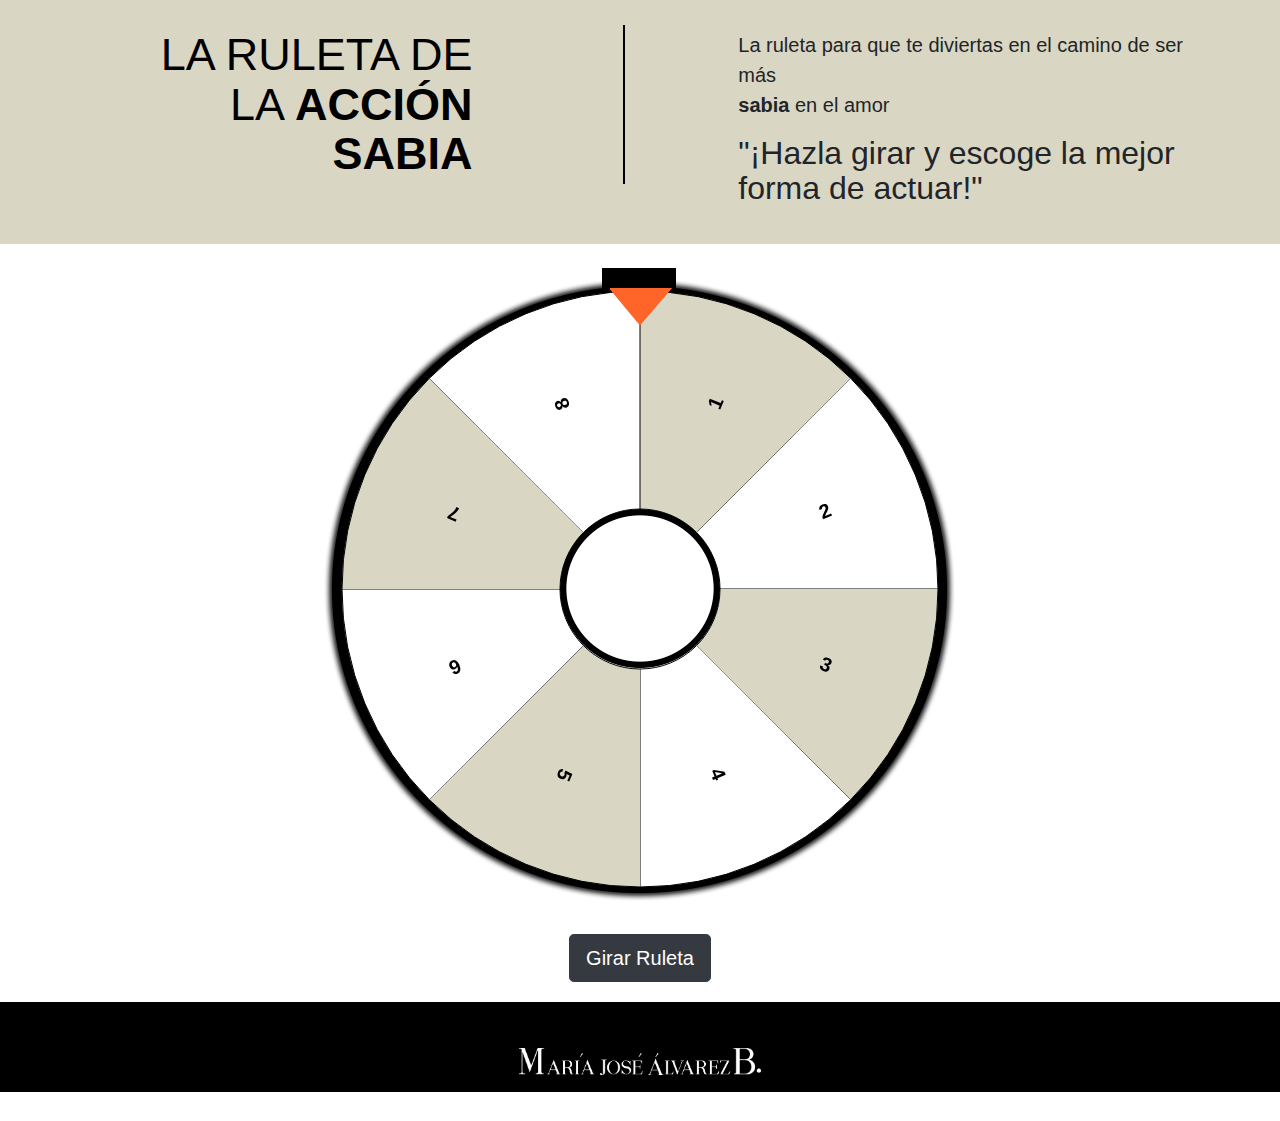
<file: index.html>
<!DOCTYPE html>
<html xmlns="http://www.w3.org/1999/xhtml">

<head runat="server">
    <!--Favicon-->
    <meta http-equiv="Content-Type" content="text/html; charset=utf-8" />
    <title>LA RULETA DE LA ACCION SABIA</title>
    <!--Ruleta-->
    <script src="js/Winwheel.min.js"></script>
    <script src="js/TweenMax.min.js"></script>
    <!--jQuery-->
    <script src="js/jquery-3.2.1.slim.min.js"></script>
    <!--Sweet Alert-->
    <link href="css/sweetalert2.css" rel="stylesheet" />
    <script src="js/sweetalert2.min.js"></script>
    <!--Bootstrap-->
    <link rel="stylesheet" href="css/bootstrap.min.css" />
    <!--Font Awesome-->
    <link rel="stylesheet" href="css/font-awesome.min.css" />
    <link rel="stylesheet" href="css/style.css" />

</head>

<body>
    <div class="header">
        <div class="row">
            <div class="col-lg-6">
                <div class="title_header" >
                    <h1>LA RULETA DE LA <strong>ACCIÓN SABIA</strong> </h1>
                </div>
            </div>
            <div class="col-lg-6" >
                <div class="text_header">
                    <p style="font-size: 20px;"> La ruleta para que te diviertas en el camino de ser más
                        <br><strong>sabia</strong> en el amor </p>
                    <h2>"¡Hazla girar y escoge la mejor forma de actuar!"</h2>
                </div>
            </div>
        </div>
    </div>
    <div id="wrapper">
        <div id="contenedor">
            <div id="contenido">
                <form id="form1" runat="server">
                    <div class="container-fluid">
                        <div class="row">
                            <div class="col-sm-12" class="align-baseline">
                                <div style="margin: 0 auto;display: inline-block;">
                                    <div id="canvasContainer">
                                        <canvas id="canvas" width="700" height="690">
                                            Canvas not supported, please user another browser.
                                        </canvas>
                                    </div>
                                    <!--Boton Girar-->
                                    <div style="text-align: center;">
                                        <input type="button" onclick="miRuleta.startAnimation();"
                                            class="btn btn-dark btn-lg" value="Girar Ruleta" />
                                    </div>
                                </div>
                            </div>
                        </div>
                    </div>
                </form>                
            </div>
        </div>
    </div>
    <div class="footer">
        <img src="src/img/Logo_M_B.png" alt="María José ÁLvarez B" style="width: 242px;" />
    </div>

    <script>
        function seleccion_1() {
            swal({
                title: '<i><font color="#000000"><h2><strong>1. ¿Qué hacer cuando no aparece? </strong></h2></font></i> ',
                imageUrl: '',
                imageWidth: 221,
                imageHeight: 137,
                imageAlt: 'Custom image',
                width: '100%',
                padding: 60,
                html: '<h3>' +
                    '<p align="justify">Todo lo que piensas que hace el otro es una película o representación interna que te haces por tus vacíos y no por las acciones de la otra persona, específicamente. Si te imaginas que está en un accidente y que por eso no ha aparecido, te pones segura de ti y actúas con sabiduría. Pero si te imaginas que te está siendo infiel, podrías terminar actuando hasta como una loca. </p>' +
                    '<p align="justify">Cuando "no aparece" es cuando pones a prueba qué tanto confías en ti y qué tanto confías en la otra persona, así que tienes 2 opciones:  </p></h3>' +

                    '<ol type="a">' +
                    '<li>Imaginarte que no aparece porque tu no eres suficiente, tan valiosa y tan importante y que por esa razón está haciendo algo "malo" o que definitivamente no vale la pena estar contigo. Es el momento para que sufras, te amargues, te alejes o en el peor de los casos, lo llames a insultar y así, alejarlo tu a él.</li>' +
                    '<li>Respirar y recordarte a ti misma la persona que eres y la razón por la que cualquiera amaría respetarte y estar contigo. Es el momento para que hagas algo que te eleve la autoestima y eso es por lo general, algo que en ese instante no tengas ganas de hacer: leer un libro, escuchar a alguien feliz, buscar un podcast, hacer tu curso online, bailar, dibujar... Lo importante es que te saques de lo fácil (celar y reclamar), y te acerques a lo que te reta que es lo que te hace más segura de ti y atrae más a la otra persona.</li>' +
                    '</ol>',
                showCloseButton: true,
                focusConfirm: false,
                confirmButtonText:
                    '<i class="fa fa-thumbs-up"></i> ¡Genial!',
                confirmButtonAriaLabel: 'Thumbs up, great!',
                confirmButtonColor: '#000000',
            })
        }
        function seleccion_2() {
            swal({
                title: '<i><font color="#000000"><h2><strong>2. ¿Qué hacer si algo me molesta?</font></strong></h2></i> ',
                imageUrl: '',
                imageWidth: 221,
                imageHeight: 137,
                imageAlt: 'Custom image',
                width: '100%',
                padding: 60,
                html: '<h3>' +
                    '<p align="justify">En el día a día van a existir mil cosas que te van a molestar no solo de tu pareja, sino de todas las personas que te rodean. Es normal que esto ocurra porque eres un ser humano y el enojo es una gran emoción para enseñarte dónde debes poner límites a los demás o a ti mismo. Para esto es importante escoger bien tus batallas y preguntarte si realmente vale la pena invertir energía  valiosa en eso que "te molesta" o si es algo que podrías utilizar para trabajarte a ti misma y crecer como novia, esposa, etc.</p>' +
                    '<p align="justify">Por eso, tienes las siguientes 2 opciones para cuando algo te moleste del otro:  </p></h3>' +

                    '<ol type="a">' +
                    '<li>Alimentar la rabia con pensamientos que la validen más. Crear una novela y un drama alrededor de la rabia y ponerte histérica con el mundo entero. Gritarle no solo a la persona con la que cogiste rabia, sino también a otros que se aparezcan en tu camino. También, podrías seguir alimentando esa rabia para estar tan brava con el mundo que dures horas sin ganas de trabajar, hacer ejercicio o dedicarte a aquello que te hace bien. </li>' +
                    '<li>Saber que tienes rabia y reconocer que te visitó a ti por algo. Tú te haces cargo de ella y la sientes. Haces una respiración profunda y te conectas con ella preguntándote: "Y, ¿si estoy equivocada?", "¿es real este sentimiento o solo estoy interpretando mal algo porque se me da la gana?"... Sientes la efervescencia del enojo y cuando ya se haya pasado, te vuelves a preguntar si vale la pena poner un límite a la otra persona: "mi amor me gustaría que esto se mejorara", o si vale la pena ponerme el límite a ti: "mi misma te amo pero a la próxima interpretemos "x" situación de mejor forma". </li>' +
                    '</ol>',
                showCloseButton: true,
                focusConfirm: false,
                confirmButtonText:
                    '<i class="fa fa-thumbs-up"></i> ¡Genial!',
                confirmButtonAriaLabel: 'Thumbs up, great!',
                confirmButtonColor: '#000000',
            })
        }
        function seleccion_3() {
            swal({
                title: '<i><font color="#000000"><h2><strong>3. ¿Qué hacer si siento que no quiere estar conmigo? </strong></h2></font></i> ',
                imageUrl: '',
                imageWidth: 221,
                imageHeight: 137,
                imageAlt: 'Custom image',
                width: '100%',
                padding: 60,
                html: '<h3>' +
                    '<p align="justify">Desde pequeñas cargamos frustración porque en muchas ocasiones no recibimos lo que esperamos, y, por lo general, creemos que eso pasa porque no somos suficientes. Cuando la realidad es que no recibir lo que esperamos simplemente nos demuestra que debemos pedir algo más grande que eso porque estamos creadas para más. Este cambio de narrativa nos permite ver que en realidad sí somos merecedoras y que sí valemos. </p>' +
                    '<p align="justify">El sentir que otra persona no quiere estar contigo es un sentir, no es una realidad. Y ese sentir tiene que ver con la narrativa anterior y no con lo que haga la otra persona. Cuando lo sientas, tienes 2 opciones:</p></h3>' +

                    '<ol type="a">' +
                    '<li>Recordar todas las veces en tu infancia y adolescencia en las que te trataron mal y sentiste que valías cero o que eres poca cosa. En ese momento podrías pedir la comida rápida más junk de tu ciudad y atiborrarte con ella sintiéndote peor. O llamar a tu amiga con la que siempre se quejan de la vida y así alimentar tus ganas de insultar al otro y desocuparte de tu vida, ocupándote de la de él</li>' +
                    '<li>Recordar todos los logros que has tenido en tu vida y las circunstancias felices de tu camino. Que hayan ocurrido cosas malas no quiere decir que toda tu historia sea mala. Lo único que quiere decir es que te has enfocado solo en lo malo, pero ahora mismo tienes la posibilidad de recordar lo simple, por ejemplo, la primera vez que te bañaste en agua de lluvia y fuiste feliz. En ese momento dedica tu energía a recordar tu valor. Ese desenfoque permitirá que instaures nuevos circuitos neuronales que te recuerden que cualquier persona ama estar contigo, solo que también debe ocuparse de sus asuntos para con toda la calma, conquistarte bien a ti.</li>' +
                    '</ol>',
                showCloseButton: true,
                focusConfirm: false,
                confirmButtonText:
                    '<i class="fa fa-thumbs-up"></i> ¡Genial!',
                confirmButtonAriaLabel: 'Thumbs up, great!',
                confirmButtonColor: '#000000',
            })
        }
        function seleccion_4() {
            swal({
                title: '<i><font color="#000000"><h2><strong>4. ¿Qué hacer cuando sus deseos no son los mismos míos? </strong></h2></font></i> ',
                imageUrl: '',
                imageWidth: 221,
                imageHeight: 137,
                imageAlt: 'Custom image',
                width: '100%',
                padding: 60,
                html: '<h3>' +
                    '<p align="justify">Lo más normal es que en una relación de pareja haya discrepancias en cuanto a lo que quiere cada uno. Esa diferencia en lugar de verse negativa, debe verse como un aspecto positivo que permite y facilita las conversaciones incómodas que son las que llevan a buenos acuerdos y relaciones sanas.</p>' +
                    '<p align="justify">Este cambio de perspectiva sobre el hecho de que los deseos no sean los mismos, te lleva a tener 2 opciones:</p></h3>' +

                    '<ol type="a">' +
                    '<li>Puedes coger rabia porque cómo es posible que tu pareja no quiera lo mismo que tú si por algo está contigo. Puedes alimentar esa rabia pensando que tu pareja vino a hacerte el mal y que el hecho de que no tengan los mismos deseos es una señal de que deben acabar la relación. Así, entrarás en una discusión que se acabará y perdonará algún día si alguno cede.</li>' +
                    '<li>Resignificas el hecho de que tu pareja, en ocasiones, no quiera lo mismo que tú. Y entiendes que esas diferencias son las que finalmente le dan vida a la relación. Una vez reconoces esto, se te hará fácil hablar en lugar de tragarte las cosas o coger rabia con la otra persona. Tendrás una conversación vulnerable diciéndo los argumentos de tu deseo con seguridad, buena voz y convicción. Y también, escucharás los argumentos de tu pareja. Verás como llegan a un acuerdo con mayor madurez y habrá crecimiento tanto dentro de ti, como en la relación.</li>' +
                    '</ol>',
                showCloseButton: true,
                focusConfirm: false,
                confirmButtonText:
                    '<i class="fa fa-thumbs-up"></i> ¡Genial!',
                confirmButtonAriaLabel: 'Thumbs up, great!',
                confirmButtonColor: '#000000',
            })
        }
        function seleccion_5() {
            swal({
                title: '<i><font color="#000000"><h2><strong>5. ¿Qué hacer si siento monotonía?</strong></h2></font></i> ',
                imageUrl: '',
                imageWidth: 221,
                imageHeight: 137,
                imageAlt: 'Custom image',
                width: '100%',
                padding: 60,
                html: '<h3>' +
                    '<p align="justify">La monotonía hace parte de la salud en la relación porque es una herramienta que permite salir de la zona de confort para elevar la vida. Esta monotonía se siente como que los días son iguales y todo el tiempo hacen lo mismo con las mismas rutinas. También se siente a nivel interno en la relación cuando tienen las mismas conversaciones, los mismos problemas, las mismas quejas, los mismos reclamos...<br>Sentir la monotonía, reconocerla y actuar a favor de ella, puede ser valioso para construir un nivel más sólido en la relación. </p>' +
                    '<p align="justify">Hay 2 opciones para cuando sientas monotonía:</p></h3>' +

                    '<ol type="a">' +
                    '<li>Meterte en la cabeza que la monotonía es lo peor y que tu relación es un desastre porque sientes monotonía. Puedes empezar a cuestionarte por qué fue que te enamoraste de tu pareja, por qué es que estás en esa relación y darte duro pensando que no tomaste una decisión sabia al meterte con esa persona. También, puedes reclamarle a tu pareja porque es la culpable de que te sientas así. </li>' +
                    '<li>Ver la monotonía como la puerta de salida de la zona de confort que permite que eleves el nivel de tu relación y de tu vida. Una vez la sientas, habla con total vulnerabilidad con tu pareja: "mi amor últimamente he sentido que estamos haciendo lo mismo, ¿qué actividad nueva nos inventamos para hacer los fines de semana juntos?", "mi amor siento que estamos peleando siempre por lo mismo. Busquemos más bien agradecer por algo bueno de la relación".</li>' +
                    '</ol>',
                showCloseButton: true,
                focusConfirm: false,
                confirmButtonText:
                    '<i class="fa fa-thumbs-up"></i> ¡Genial!',
                confirmButtonAriaLabel: 'Thumbs up, great!',
                confirmButtonColor: '#000000',
            })
        }
        function seleccion_6() {
            swal({
                title: '<i><font color="#000000"><h2><strong>6. ¿Qué hacer si siento celos? </strong></h2></font></i> ',
                imageUrl: '',
                imageWidth: 221,
                imageHeight: 137,
                imageAlt: 'Custom image',
                width: '100%',
                padding: 60,
                html: '<h3>' +
                    '<p align="justify">Los celos son normales. Los celos NO vienen de lo que la otra persona hace sino de cómo tú interpretas lo que esa persona hace. Cuando interpretas que la otra persona está haciendo algo malo o que quiere ser infiel, eso viene de una creencia tuya de que no eres suficiente o que hay algo malo en ti o que alguien puede ser mejor que tú. <br> Los celos aparecen para recordarte que debes enfocarte en reconocer tu valor y no en reclamarle lo mínimo a la otra persona. </p>' +
                    '<p align="justify">En el momento que los sientas tienes 2 opciones: </p></h3>' +

                    '<ol type="a">' +
                    '<li>Sobre alimenta los celos. Una vez los sientas, piensa en todas las veces que tu pareja ha tomado una actitud que podría validar eso que estás pensando. Piensa en todo lo feo que tienes tú a nivel físico y piensa en todas las cosas de tu vida que te hacen sentir insuficiente. Además, busca a todas las personas con las que tu pareja ha estado, compárate y siéntete tú como la peor. Luego, reclámale y aléjalo de ti.  </li>' +
                    '<li>Gira el lente. En lugar de empezar a pensar en el otro y en la posible persona con la que puede meterse, mírate y enfócate en ti. ¿Por qué si tu pareja te escogió y han pasado tan rico juntos, querría estar con alguien más?, ¿qué tiene esa persona que no tienes tú?. Recuérdate tu valor único y di a ti misma todas las cosas buenas que solo tú tienes y que en ninguna otra persona va a encontrar. En lugar de reclamarle sintiéndote peor, arréglate hermosa para ti y di a ti misma palabras llenas de amor, habla con personas que te celebren y se vulnerable. Esa energía nueva hará que tu pareja se sienta más atraída por ti. </li>' +
                    '</ol>',
                showCloseButton: true,
                focusConfirm: false,
                confirmButtonText:
                    '<i class="fa fa-thumbs-up"></i> ¡Genial!',
                confirmButtonAriaLabel: 'Thumbs up, great!',
                confirmButtonColor: '#000000',
            })
        }
        function seleccion_7() {
            swal({
                title: '<i><font color="#000000"><h2><strong>7. ¿Qué hacer si no me da mi espacio?</strong></h2></font></i> ',
                imageUrl: '',
                imageWidth: 221,
                imageHeight: 137,
                imageAlt: 'Custom image',
                width: '100%',
                padding: 60,
                html: '<h3>' +
                    '<p align="justify">Cuanto más nos enfocamos en nosotras mismas y trabajamos en nuestro interior, más empezamos a sentir que el otro quiero estar presente en nuestra vida. Es un resultado lógico y normal. Es en ese momento donde ocurre lo que por ahí dicen, "se voltea la arepa", ahora es tu pareja quien quiere pasar encima de ti todo el tiempo. Esto es normal y debe trabajarse con amor y vulnerabilidad. </p>' +
                    '<p align="justify">En ese momento tienes las siguientes 2 opciones:  </p></h3>' +

                    '<ol type="a">' +
                    '<li>Asustarte y pensar que lo dejaste de amar y que definitivamente no es el hombre o la persona para ti. Ahí entrarás a juzgar, discutir, pelear y entrar en una energía de confusión que te aleja de tu crecimiento personal, te evita que pases rico y que te enfoques en lo verdaderamente importante.   </li>' +
                    '<li>Normalizar el hecho y entender que sentir que tu pareja no te da tu espacio es un llamado para que esa persona ahora se enfoque en ella misma y en crecer interna y externamente. No es el momento para que te sientas culpable o egoísta por no querer estar con la persona, si no que al contrario, te sientas bien porque le estás dando la posibilidad de que ahora trabaje en ella misma como tu lo estás haciendo y tanto te está sirviendo. </li>' +
                    '</ol>',
                showCloseButton: true,
                focusConfirm: false,
                confirmButtonText:
                    '<i class="fa fa-thumbs-up"></i> ¡Genial!',
                confirmButtonAriaLabel: 'Thumbs up, great!',
                confirmButtonColor: '#000000',
            })
        }
        function seleccion_8() {
            swal({
                title: '<i><font color="#000000"><h2><strong>8. ¿Qué hacer si hay desacuerdos? </strong></h2></font></i> ',
                imageUrl: '',
                imageWidth: 221,
                imageHeight: 137,
                imageAlt: 'Custom image',
                width: '100%',
                padding: 60,
                html: '<h3>' +
                    '<p align="justify">En el día a día habrá desacuerdos en la relación y esto es lo más sano del mundo. Definitivamente, para tener relaciones sanas está bien tener conversaciones incómodas. Por eso, es importante cambiarle la perspectiva a los desacuerdos y en lugar de verlos como enemigos, verlos como puentes para llegar más lejos en la vida a través de la relación de pareja.</p>' +
                    '<p align="justify">Para este momento tienes 2 opciones:   </p></h3>' +

                    '<ol type="a">' +
                    '<li>Coger rabia con todas tus fuerzas internamente porque no es normal que haya desacuerdos en la relación. Puedes insultar a tu pareja porque te parece inconcebible que no piense como tú, y además, puedes entrar a ser infeliz solo por la necesidad de tener la razón. </li>' +
                    '<li>Es el momento para preguntarte, ¿prefiero tener la razón o ser feliz?. Cuando hay desacuerdos es bueno responder en lugar de reaccionar y tomar un espacio para ti una vez te moleste algo del otro. Hacer una respiración profunda y recordarte que tu pareja viene de otra educación, de otro mundo y con otros valores y que estas diferencias hacen parte de tu decisión de amar que tomaste en un momento dado. Al alejarte un momento, respirar y relajarte, podrás responder de forma elegante y hablar desde el amor</li>' +
                    '</ol>',
                showCloseButton: true,
                focusConfirm: false,
                confirmButtonText:
                    '<i class="fa fa-thumbs-up"></i> ¡Genial!',
                confirmButtonAriaLabel: 'Thumbs up, great!',
                confirmButtonColor: '#000000',
            })
        }

        <!--Ruletasegmentos-->
        var miRuleta = new Winwheel({
            'numSegments': 8, // Número de segmentos
            'outerRadius': 298, // Radio externo
            'innerRadius': 80,
            'segments': [ // Datos de los segmentos
                { 'fillStyle': '#dad6c4', 'text': '1', 'number': '1' },
                { 'fillStyle': '#ffffff', 'text': '2', 'number': '2' },
                { 'fillStyle': '#dad6c4', 'text': '3', 'number': '3' },
                { 'fillStyle': '#ffffff', 'text': '4', 'number': '4' },
                { 'fillStyle': '#dad6c4', 'text': '5', 'number': '5' },
                { 'fillStyle': '#ffffff', 'text': '6', 'number': '6' },
                { 'fillStyle': '#dad6c4', 'text': '7', 'number': '7' },
                { 'fillStyle': '#ffffff', 'text': '8', 'number': '8' },
            ],
            'animation': {
                'type': 'spinToStop', // Giro y alto
                'duration': 5, // Duración de giro
                'callbackFinished': 'Mensaje()', // Función para mostrar mensaje
                'callbackAfter': 'dibujarIndicador()' // Funciona de pintar indicador
            }
        });
        function Mensaje() {
            var SegmentoSeleccionado =
                winningSegment = miRuleta.getIndicatedSegment();
            //console.log(SegmentoSeleccionado);
            var MensajeSeleccionado = winningSegment.number;
            switch (MensajeSeleccionado) {
                case "1":
                    seleccion_1();
                    break;
                case "2":
                    seleccion_2();
                    break;
                case "3":
                    seleccion_3();
                    break;
                case "4":
                    seleccion_4();
                    break;
                case "5":
                    seleccion_5();
                    break;
                case "6":
                    seleccion_6();
                    break;
                case "7":
                    seleccion_7();
                    break;
                case "8":
                    seleccion_8();
                    break;
            }
            //Reinicio de Ruleta
            miRuleta.stopAnimation(false);
            miRuleta.rotationAngle = 0;
            miRuleta.draw();
            dibujarIndicador();
        }

        dibujarIndicador();
        function dibujarIndicador() {
            var ctx = miRuleta.ctx;
            distnaciaX = 150;
            distnaciaY = 40;
            ctx = miRuleta.ctx;
            ctx.strokeStyle = '#FF6528';
            ctx.fillStyle = '#FF6528';
            ctx.lineWidth = 2;
            ctx.beginPath();
            ctx.moveTo(distnaciaX + 170, distnaciaY + 5);
            ctx.lineTo(distnaciaX + 230, distnaciaY + 5);
            ctx.lineTo(distnaciaX + 200, distnaciaY + 40);
            ctx.lineTo(distnaciaX + 171, distnaciaY + 5);
            ctx.stroke();
            ctx.fill();
        }
    </script>
</body>

</html>
</file>
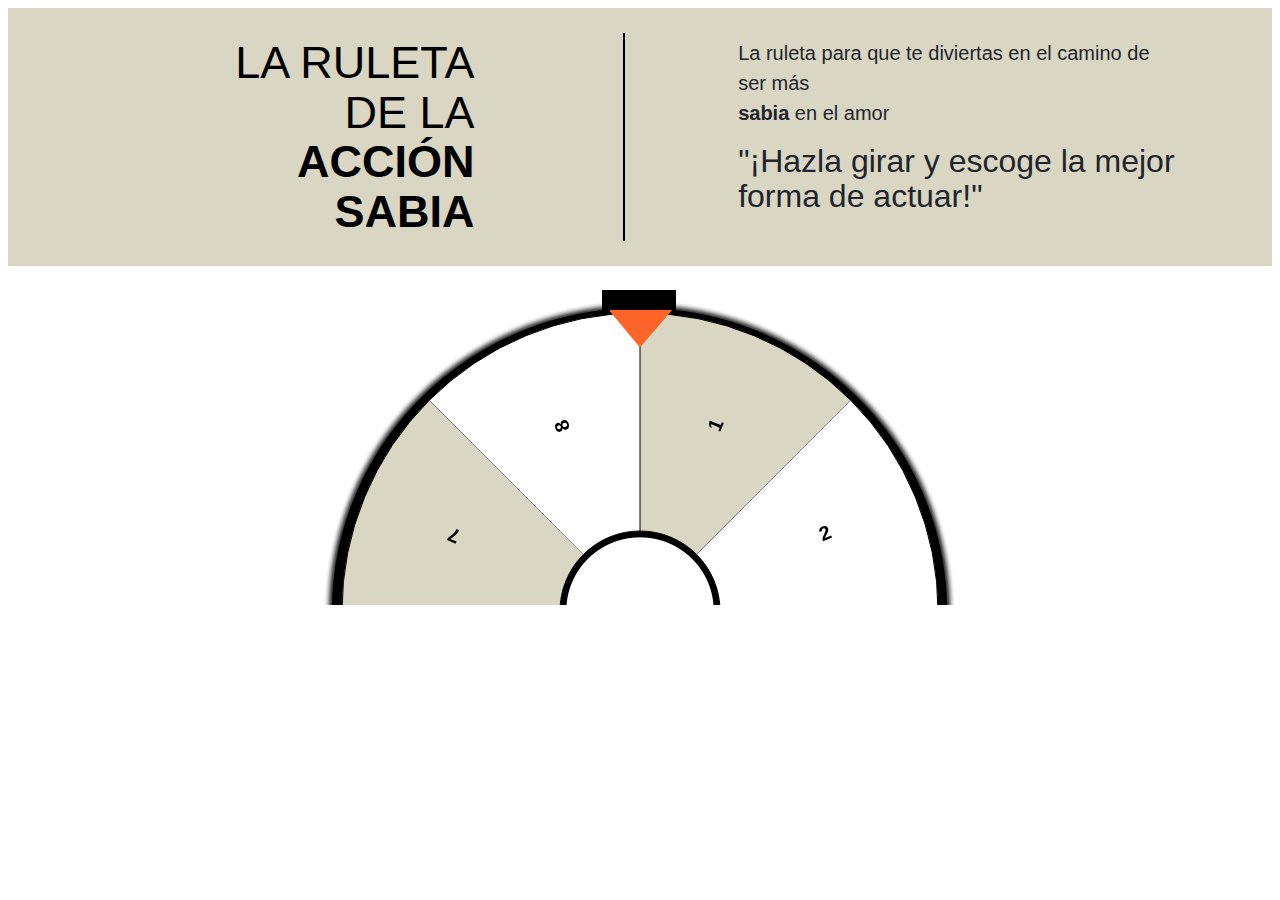
<file: iframe.html>
<!DOCTYPE html>
<html xmlns="http://www.w3.org/1999/xhtml">

<head>
    <style>
        .embed-container {
            position: relative;
            padding-bottom: 47.25%;
            height: 0;
            overflow: hidden;
        }

        .embed-container iframe {
            position: absolute;
            top: 0;
            left: 0;
            width: 100%;
            height: 100%;
        }

        /* Smartphones (portrait & landscape) 
        #Dispositivo = Mayoría de teléfonos móviles (vertical y horizontal) 
        #Resolución = B/w 320px to 479px */
        @media (min-device-width : 320px) and (max-device-width : 480px) {
            .embed-container{
                height: 424px;
            }
            
        }

        /* #Dispositivo = Tablets de baja resolución y teléfonos Móviles (horizontal) 
#Resolución = B/w 481px to 767px */
        @media (min-width: 481px) and (max-width: 767px) {
            .embed-container{
                height: 424px;
            }
        }
      

        /* Smartphones (portrait) */
        @media  (max-width : 320px) {
            .embed-container{
                height: 424px;
            }
        }

        /* iPads (portrait & landscape) */
        @media  (min-device-width : 768px) and (max-device-width : 1024px) {
            .embed-container{
                height: 424px;
            }
        }

        /* iPads (landscape) 
#Dispositivo = Tablets, Ipads (horizontal) 
#Resolución = B/w 768px to 1024px */
        @media  (min-device-width : 768px) and (max-device-width : 1024px) and (orientation : landscape) {
            .embed-container{
                height: 424px;
            }
        }

        /* iPads (portrait) 
#Dispositivo = Tablets, Ipads (vertical) 
#Resolucion = B/w 768px to 1024px */
        @media  (min-device-width : 768px) and (max-device-width : 1024px) and (orientation : portrait) {
            .embed-container{
                height: 424px;
            }
        }
    </style>
</head>

<body>
    <div class="embed-container">
        <iframe src="index.html" frameborder="0" allowfullscreen></iframe>
    </div>

</body>
</file>
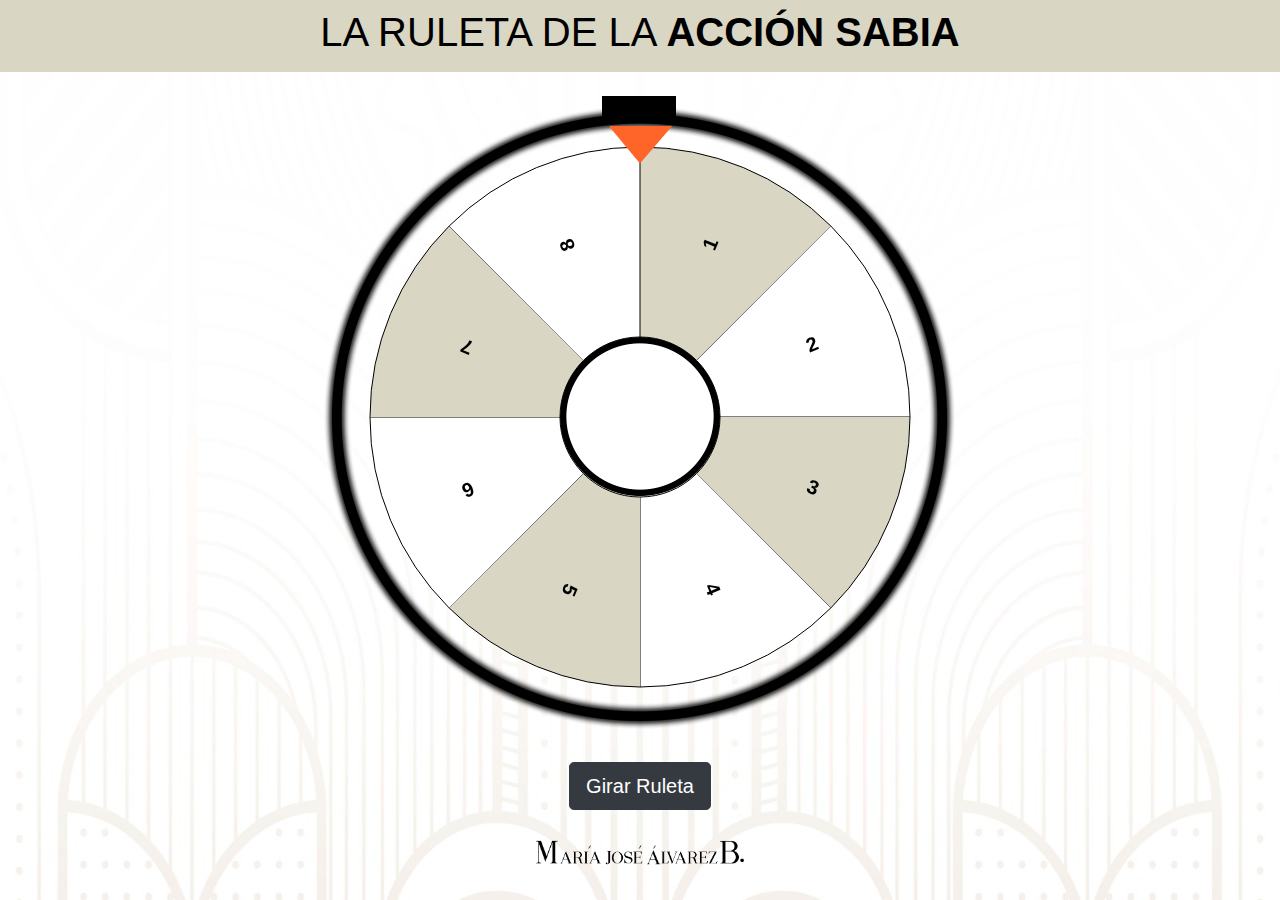
<file: index - copia.html>
<!DOCTYPE html>
<html xmlns="http://www.w3.org/1999/xhtml">

<head runat="server">
    <!--Favicon-->
    <meta http-equiv="Content-Type" content="text/html; charset=utf-8" />
    <title>LA RULETA DE LA ACCION SABIA</title>
    <!--Ruleta-->
    <script src="js/Winwheel.min.js"></script>
    <script src="js/TweenMax.min.js"></script>
    <!--jQuery-->
    <script src="js/jquery-3.2.1.slim.min.js"></script>
    <!--Sweet Alert-->
    <link href="css/sweetalert2.css" rel="stylesheet" />
    <script src="js/sweetalert2.min.js"></script>
    <!--Bootstrap-->
    <link rel="stylesheet" href="css/bootstrap.min.css" />
    <!--Font Awesome-->
    <link rel="stylesheet" href="css/font-awesome.min.css" />
    <!--Imagen de Fondo-->
    <style type="text/css">
        body {
            background-image: url("src/img/bg.jpg");
            background-repeat: no-repeat;
            background-attachment: fixed;
            background-position: center;
            background-size: 853px 480px;
            background-size: 100% 100%;
            margin: 0 auto;
            font-family: 'Cerebri Sans Book' , sans-serif;
        }

        .header {
         background-color: #dad6c4;
         padding: 10px;
        }

        #canvasContainer {
            background-image: url(src/img/rueda_logo.png);
            background-repeat: no-repeat;
            background-position: center;
            width: 700px;
            height: 690px;
            cursor: pointer;
        }

        .footer{
            text-align: center;
            margin-top: 20px;
            font-size: 28px;

        }
    </style>
</head>

<body>
    <div class="header">
        <h1 STYLE="font-size: 40px;color:#000000; text-align: center;">LA RULETA DE LA <strong>ACCIÓN SABIA</strong> </h1>
    </div>  
    <form id="form1" runat="server">              
        <div class="container-fluid">
            <div class="row">
                <div class="col-sm-12" class="align-baseline">
                    <div style="margin: 0 auto;width: 700px;">
                        <div id="canvasContainer">
                            <canvas id="canvas" width="700" height="690">
                                Canvas not supported, please user another browser.
                            </canvas>
                        </div>
                        <!--Boton Girar-->
                        <div style="text-align: center;">
                            <input type="button" onclick="miRuleta.startAnimation();"
                            class="btn btn-dark btn-lg" value="Girar Ruleta" />
                        </div>                        
                    </div>
                </div>
            </div>
        </div>
    </form>
    <div class="footer">
            <img src="src/img/Logo_M.png" alt="María José ÁLvarez B" style="width: 242px;" />
    </div>
    <script>
        function seleccion_1() {
            swal({
                title: '<i><font color="#000000"><h2><strong>Texto 1!</strong></h2></font></i> ',
                imageUrl: '',
                imageWidth: 221,
                imageHeight: 137,
                imageAlt: 'Custom image',
                width: '100%',
                padding: 60,
                html:' <h3><small><p align="justify"><br /Lorem ipsum dolor sit amet, consectetur adipiscing elit, sed do eiusmod tempor incididunt ut labore et dolore magna aliqua. <br>Ut enim ad minim veniam, quis nostrud exercitation ullamco laboris nisi ut aliquip ex ea commodo consequat. Duis aute irure dolor in reprehenderit in voluptate velit esse cillum dolore eu fugiat nulla pariatur. Excepteur sint occaecat cupidatat non proident, sunt in culpa qui officia deserunt mollit anim id est laborum<br />  <br><ul><li>Opción 1</li> <li>Opción 2</li></ul> </h3>',
                showCloseButton: true,
                focusConfirm: false,
                confirmButtonText:
                    '<i class="fa fa-thumbs-up"></i> ¡Genial!',
                confirmButtonAriaLabel: 'Thumbs up, great!',
                confirmButtonColor: '#000000',
            })
        }
        function seleccion_2() {
            swal({
                title: '<i><font color="#000000"><h2><strong>¡Texto 2!</font></strong></h2></i> ',
                imageUrl: '',
                imageWidth: 221,
                imageHeight: 137,
                imageAlt: 'Custom image',
                width: '100%',
                padding: 60,
                html:' <h3><small><p align="justify"><br /Lorem ipsum dolor sit amet, consectetur adipiscing elit, sed do eiusmod tempor incididunt ut labore et dolore magna aliqua. <br>Ut enim ad minim veniam, quis nostrud exercitation ullamco laboris nisi ut aliquip ex ea commodo consequat. Duis aute irure dolor in reprehenderit in voluptate velit esse cillum dolore eu fugiat nulla pariatur. Excepteur sint occaecat cupidatat non proident, sunt in culpa qui officia deserunt mollit anim id est laborum<br />  <br><ul><li>Opción 1</li> <li>Opción 2</li></ul> </h3>',
                showCloseButton: true,
                focusConfirm: false,
                confirmButtonText:
                    '<i class="fa fa-thumbs-up"></i> ¡Genial!',
                confirmButtonAriaLabel: 'Thumbs up, great!',
                confirmButtonColor: '#000000',
            })
        }
        function seleccion_3() {
            swal({
                title: '<i><font color="#000000"><h2><strong>¡Texto 3!</strong></h2></font></i> ',
                imageUrl: '',
                imageWidth: 221,
                imageHeight: 137,
                imageAlt: 'Custom image',
                width: '100%',
                padding: 60,
                html:' <h3><small><p align="justify"><br /Lorem ipsum dolor sit amet, consectetur adipiscing elit, sed do eiusmod tempor incididunt ut labore et dolore magna aliqua. <br>Ut enim ad minim veniam, quis nostrud exercitation ullamco laboris nisi ut aliquip ex ea commodo consequat. Duis aute irure dolor in reprehenderit in voluptate velit esse cillum dolore eu fugiat nulla pariatur. Excepteur sint occaecat cupidatat non proident, sunt in culpa qui officia deserunt mollit anim id est laborum<br />  <br><ul><li>Opción 1</li> <li>Opción 2</li></ul> </h3>',
                showCloseButton: true,
                focusConfirm: false,
                confirmButtonText:
                    '<i class="fa fa-thumbs-up"></i> ¡Genial!',
                confirmButtonAriaLabel: 'Thumbs up, great!',
                confirmButtonColor: '#000000',
            })
        }
        function seleccion_4() {
            swal({
                title: '<i><font color="#000000"><h2><strong>¡Texto 4!</strong></h2></font></i> ',
                imageUrl: '',
                imageWidth: 221,
                imageHeight: 137,
                imageAlt: 'Custom image',
                width: '100%',
                padding: 60,
                html:' <h3><small><p align="justify"><br /Lorem ipsum dolor sit amet, consectetur adipiscing elit, sed do eiusmod tempor incididunt ut labore et dolore magna aliqua. <br>Ut enim ad minim veniam, quis nostrud exercitation ullamco laboris nisi ut aliquip ex ea commodo consequat. Duis aute irure dolor in reprehenderit in voluptate velit esse cillum dolore eu fugiat nulla pariatur. Excepteur sint occaecat cupidatat non proident, sunt in culpa qui officia deserunt mollit anim id est laborum<br />  <br><ul><li>Opción 1</li> <li>Opción 2</li></ul> </h3>',
                showCloseButton: true,
                focusConfirm: false,
                confirmButtonText:
                    '<i class="fa fa-thumbs-up"></i> ¡Genial!',
                confirmButtonAriaLabel: 'Thumbs up, great!',
                confirmButtonColor: '#000000',
            })
        }
        function seleccion_5() {
            swal({
                title: '<i><font color="#000000"><h2><strong>¡Texto 5!</strong></h2></font></i> ',
                imageUrl: '',
                imageWidth: 221,
                imageHeight: 137,
                imageAlt: 'Custom image',
                width: '100%',
                padding: 60,
                html:' <h3><small><p align="justify"><br /Lorem ipsum dolor sit amet, consectetur adipiscing elit, sed do eiusmod tempor incididunt ut labore et dolore magna aliqua. <br>Ut enim ad minim veniam, quis nostrud exercitation ullamco laboris nisi ut aliquip ex ea commodo consequat. Duis aute irure dolor in reprehenderit in voluptate velit esse cillum dolore eu fugiat nulla pariatur. Excepteur sint occaecat cupidatat non proident, sunt in culpa qui officia deserunt mollit anim id est laborum<br />  <br><ul><li>Opción 1</li> <li>Opción 2</li></ul> </h3>',
                showCloseButton: true,
                focusConfirm: false,
                confirmButtonText:
                    '<i class="fa fa-thumbs-up"></i> ¡Genial!',
                confirmButtonAriaLabel: 'Thumbs up, great!',
                confirmButtonColor: '#000000',
            })
        }
        function seleccion_6() {
            swal({
                title: '<i><font color="#000000"><h2><strong>¡Texto 6!</strong></h2></font></i> ',
                imageUrl: '',
                imageWidth: 221,
                imageHeight: 137,
                imageAlt: 'Custom image',
                width: '100%',
                padding: 60,
                html:' <h3><small><p align="justify"><br /Lorem ipsum dolor sit amet, consectetur adipiscing elit, sed do eiusmod tempor incididunt ut labore et dolore magna aliqua. <br>Ut enim ad minim veniam, quis nostrud exercitation ullamco laboris nisi ut aliquip ex ea commodo consequat. Duis aute irure dolor in reprehenderit in voluptate velit esse cillum dolore eu fugiat nulla pariatur. Excepteur sint occaecat cupidatat non proident, sunt in culpa qui officia deserunt mollit anim id est laborum<br />  <br><ul><li>Opción 1</li> <li>Opción 2</li></ul> </h3>',
                showCloseButton: true,
                focusConfirm: false,
                confirmButtonText:
                    '<i class="fa fa-thumbs-up"></i> ¡Genial!',
                confirmButtonAriaLabel: 'Thumbs up, great!',
                confirmButtonColor: '#000000',
            })
        }
        function seleccion_7() {
            swal({
                title: '<i><font color="#000000"><h2><strong>¡Texto 7!</strong></h2></font></i> ',
                imageUrl: '',
                imageWidth: 221,
                imageHeight: 137,
                imageAlt: 'Custom image',
                width: '100%',
                padding: 60,
                html:' <h3><small><p align="justify"><br /Lorem ipsum dolor sit amet, consectetur adipiscing elit, sed do eiusmod tempor incididunt ut labore et dolore magna aliqua. <br>Ut enim ad minim veniam, quis nostrud exercitation ullamco laboris nisi ut aliquip ex ea commodo consequat. Duis aute irure dolor in reprehenderit in voluptate velit esse cillum dolore eu fugiat nulla pariatur. Excepteur sint occaecat cupidatat non proident, sunt in culpa qui officia deserunt mollit anim id est laborum<br />  <br><ul><li>Opción 1</li> <li>Opción 2</li></ul> </h3>',
                showCloseButton: true,
                focusConfirm: false,
                confirmButtonText:
                    '<i class="fa fa-thumbs-up"></i> ¡Genial!',
                confirmButtonAriaLabel: 'Thumbs up, great!',
                confirmButtonColor: '#000000',
            })
        }
        function seleccion_8() {
            swal({
                title: '<i><font color="#000000"><h2><strong>¡Texto 8!</strong></h2></font></i> ',
                imageUrl: '',
                imageWidth: 221,
                imageHeight: 137,
                imageAlt: 'Custom image',
                width: '100%',
                padding: 60,
                html:' <h3><small><p align="justify"><br /Lorem ipsum dolor sit amet, consectetur adipiscing elit, sed do eiusmod tempor incididunt ut labore et dolore magna aliqua. <br>Ut enim ad minim veniam, quis nostrud exercitation ullamco laboris nisi ut aliquip ex ea commodo consequat. Duis aute irure dolor in reprehenderit in voluptate velit esse cillum dolore eu fugiat nulla pariatur. Excepteur sint occaecat cupidatat non proident, sunt in culpa qui officia deserunt mollit anim id est laborum<br />  <br><ul><li>Opción 1</li> <li>Opción 2</li></ul> </h3>',
                showCloseButton: true,
                focusConfirm: false,
                confirmButtonText:
                    '<i class="fa fa-thumbs-up"></i> ¡Genial!',
                confirmButtonAriaLabel: 'Thumbs up, great!',
                confirmButtonColor: '#000000',
            })
        }
       
        <!--Ruletasegmentos-->
        var miRuleta = new Winwheel({
            'numSegments': 8, // Número de segmentos
            'outerRadius': 270, // Radio externo
            'innerRadius': 80,
            'segments': [ // Datos de los segmentos
                { 'fillStyle': '#dad6c4', 'text': '1', 'number': '1' },
                { 'fillStyle': '#ffffff', 'text': '2', 'number': '2' },
                { 'fillStyle': '#dad6c4', 'text': '3', 'number': '3' },
                { 'fillStyle': '#ffffff', 'text': '4', 'number': '4' },
                { 'fillStyle': '#dad6c4', 'text': '5', 'number': '5' },
                { 'fillStyle': '#ffffff', 'text': '6', 'number': '6' },
                { 'fillStyle': '#dad6c4', 'text': '7', 'number': '7' },
                { 'fillStyle': '#ffffff', 'text': '8', 'number': '8' },
            ],
            'animation': {
                'type': 'spinToStop', // Giro y alto
                'duration': 6, // Duración de giro
                'callbackFinished': 'Mensaje()', // Función para mostrar mensaje
                'callbackAfter': 'dibujarIndicador()' // Funciona de pintar indicador
            }
        });
        function Mensaje() {
            var SegmentoSeleccionado =
                winningSegment = miRuleta.getIndicatedSegment();
                //console.log(SegmentoSeleccionado);
            var MensajeSeleccionado = winningSegment.number;
            switch (MensajeSeleccionado) {
                case "1":
                    seleccion_1();
                    break;
                case "2":
                    seleccion_2();
                    break;
                case "3":
                    seleccion_3();
                    break;
                case "4":
                    seleccion_4();
                    break;
                case "5":
                    seleccion_5();
                    break;
                case "6":
                    seleccion_6();
                    break;
                case "7":
                    seleccion_7();
                    break;
                case "8":
                    seleccion_8();
                    break;
            }
            //Reinicio de Ruleta
            miRuleta.stopAnimation(false);
            miRuleta.rotationAngle = 0;
            miRuleta.draw();
            dibujarIndicador();
        }

        dibujarIndicador();
        function dibujarIndicador() {
            var ctx = miRuleta.ctx;
            distnaciaX = 150;
            distnaciaY = 50;
            ctx = miRuleta.ctx;
            ctx.strokeStyle = '#FF6528';
            ctx.fillStyle = '#FF6528';
            ctx.lineWidth = 2;
            ctx.beginPath();
            ctx.moveTo(distnaciaX + 170, distnaciaY + 5);
            ctx.lineTo(distnaciaX + 230, distnaciaY + 5);
            ctx.lineTo(distnaciaX + 200, distnaciaY + 40);
            ctx.lineTo(distnaciaX + 171, distnaciaY + 5);
            ctx.stroke();
            ctx.fill();
        }
    </script>
</body>

</html>
</file>
<file: css/sweetalert2.css>
body.swal2-shown {
  overflow-y: hidden; }

body.swal2-iosfix {
  position: fixed;
  left: 0;
  right: 0; }

.swal2-container {
  display: -webkit-box;
  display: -ms-flexbox;
  display: flex;
  -webkit-box-orient: horizontal;
  -webkit-box-direction: normal;
      -ms-flex-direction: row;
          flex-direction: row;
  -webkit-box-align: center;
      -ms-flex-align: center;
          align-items: center;
  -webkit-box-pack: center;
      -ms-flex-pack: center;
          justify-content: center;
  position: fixed;
  top: 0;
  left: 0;
  bottom: 0;
  right: 0;
  padding: 10px;
  background-color: transparent;
  z-index: 1060; }
  .swal2-container.swal2-top {
    -webkit-box-align: start;
        -ms-flex-align: start;
            align-items: flex-start; }
  .swal2-container.swal2-top-left {
    -webkit-box-align: start;
        -ms-flex-align: start;
            align-items: flex-start;
    -webkit-box-pack: start;
        -ms-flex-pack: start;
            justify-content: flex-start; }
  .swal2-container.swal2-top-right {
    -webkit-box-align: start;
        -ms-flex-align: start;
            align-items: flex-start;
    -webkit-box-pack: end;
        -ms-flex-pack: end;
            justify-content: flex-end; }
  .swal2-container.swal2-center {
    -webkit-box-align: center;
        -ms-flex-align: center;
            align-items: center; }
  .swal2-container.swal2-center-left {
    -webkit-box-align: center;
        -ms-flex-align: center;
            align-items: center;
    -webkit-box-pack: start;
        -ms-flex-pack: start;
            justify-content: flex-start; }
  .swal2-container.swal2-center-right {
    -webkit-box-align: center;
        -ms-flex-align: center;
            align-items: center;
    -webkit-box-pack: end;
        -ms-flex-pack: end;
            justify-content: flex-end; }
  .swal2-container.swal2-bottom {
    -webkit-box-align: end;
        -ms-flex-align: end;
            align-items: flex-end; }
  .swal2-container.swal2-bottom-left {
    -webkit-box-align: end;
        -ms-flex-align: end;
            align-items: flex-end;
    -webkit-box-pack: start;
        -ms-flex-pack: start;
            justify-content: flex-start; }
  .swal2-container.swal2-bottom-right {
    -webkit-box-align: end;
        -ms-flex-align: end;
            align-items: flex-end;
    -webkit-box-pack: end;
        -ms-flex-pack: end;
            justify-content: flex-end; }
  .swal2-container.swal2-grow-fullscreen > .swal2-modal {
    display: -webkit-box !important;
    display: -ms-flexbox !important;
    display: flex !important;
    -webkit-box-flex: 1;
        -ms-flex: 1;
            flex: 1;
    -ms-flex-item-align: stretch;
        align-self: stretch;
    -webkit-box-pack: center;
        -ms-flex-pack: center;
            justify-content: center; }
  .swal2-container.swal2-grow-row > .swal2-modal {
    display: -webkit-box !important;
    display: -ms-flexbox !important;
    display: flex !important;
    -webkit-box-flex: 1;
        -ms-flex: 1;
            flex: 1;
    -ms-flex-line-pack: center;
        align-content: center;
    -webkit-box-pack: center;
        -ms-flex-pack: center;
            justify-content: center; }
  .swal2-container.swal2-grow-column {
    -webkit-box-flex: 1;
        -ms-flex: 1;
            flex: 1;
    -webkit-box-orient: vertical;
    -webkit-box-direction: normal;
        -ms-flex-direction: column;
            flex-direction: column; }
    .swal2-container.swal2-grow-column.swal2-top, .swal2-container.swal2-grow-column.swal2-center, .swal2-container.swal2-grow-column.swal2-bottom {
      -webkit-box-align: center;
          -ms-flex-align: center;
              align-items: center; }
    .swal2-container.swal2-grow-column.swal2-top-left, .swal2-container.swal2-grow-column.swal2-center-left, .swal2-container.swal2-grow-column.swal2-bottom-left {
      -webkit-box-align: start;
          -ms-flex-align: start;
              align-items: flex-start; }
    .swal2-container.swal2-grow-column.swal2-top-right, .swal2-container.swal2-grow-column.swal2-center-right, .swal2-container.swal2-grow-column.swal2-bottom-right {
      -webkit-box-align: end;
          -ms-flex-align: end;
              align-items: flex-end; }
    .swal2-container.swal2-grow-column > .swal2-modal {
      display: -webkit-box !important;
      display: -ms-flexbox !important;
      display: flex !important;
      -webkit-box-flex: 1;
          -ms-flex: 1;
              flex: 1;
      -ms-flex-line-pack: center;
          align-content: center;
      -webkit-box-pack: center;
          -ms-flex-pack: center;
              justify-content: center; }
  .swal2-container.swal2-fade {
    -webkit-transition: background-color .1s;
    transition: background-color .1s; }
  .swal2-container.swal2-shown {
    background-color: rgba(0, 0, 0, 0.4); }

.swal2-modal {
  -webkit-box-orient: vertical;
  -webkit-box-direction: normal;
      -ms-flex-direction: column;
          flex-direction: column;
  background-color: #fff;
  font-family: 'Cerebri Sans Book', 'Helvetica Neue', Helvetica, Arial, sans-serif,;
  border-radius: 5px;
  -webkit-box-sizing: border-box;
          box-sizing: border-box;
  text-align: center;
  overflow-x: hidden;
  overflow-y: auto;
  display: none;
  position: relative;
  max-width: 100%; }
  .swal2-modal:focus {
    outline: none; }
  .swal2-modal.swal2-loading {
    overflow-y: hidden; }
  .swal2-modal .swal2-title {
    color: #595959;
    font-size: 30px;
    text-align: center;
    font-weight: 600;
    text-transform: none;
    position: relative;
    margin: 0 0 .4em;
    padding: 0;
    display: block;
    word-wrap: break-word; }
  .swal2-modal .swal2-buttonswrapper {
    margin-top: 15px; }
    .swal2-modal .swal2-buttonswrapper:not(.swal2-loading) .swal2-styled[disabled] {
      opacity: .4;
      cursor: no-drop; }
    .swal2-modal .swal2-buttonswrapper.swal2-loading .swal2-styled.swal2-confirm {
      -webkit-box-sizing: border-box;
              box-sizing: border-box;
      border: 4px solid transparent;
      border-color: transparent;
      width: 40px;
      height: 40px;
      padding: 0;
      margin: 7.5px;
      vertical-align: top;
      background-color: transparent !important;
      color: transparent;
      cursor: default;
      border-radius: 100%;
      -webkit-animation: rotate-loading 1.5s linear 0s infinite normal;
              animation: rotate-loading 1.5s linear 0s infinite normal;
      -webkit-user-select: none;
         -moz-user-select: none;
          -ms-user-select: none;
              user-select: none; }
    .swal2-modal .swal2-buttonswrapper.swal2-loading .swal2-styled.swal2-cancel {
      margin-left: 30px;
      margin-right: 30px; }
    .swal2-modal .swal2-buttonswrapper.swal2-loading :not(.swal2-styled).swal2-confirm::after {
      display: inline-block;
      content: '';
      margin-left: 5px;
      vertical-align: -1px;
      height: 15px;
      width: 15px;
      border: 3px solid #999999;
      -webkit-box-shadow: 1px 1px 1px #fff;
              box-shadow: 1px 1px 1px #fff;
      border-right-color: transparent;
      border-radius: 50%;
      -webkit-animation: rotate-loading 1.5s linear 0s infinite normal;
              animation: rotate-loading 1.5s linear 0s infinite normal; }
  .swal2-modal .swal2-styled {
    border: 0;
    border-radius: 3px;
    -webkit-box-shadow: none;
            box-shadow: none;
    color: #fff;
    cursor: pointer;
    font-size: 17px;
    font-weight: 500;
    margin: 15px 5px 0;
    padding: 10px 32px; }
    .swal2-modal .swal2-styled:focus {
      outline: none;
      -webkit-box-shadow: 0 0 0 2px #fff, 0 0 0 4px rgba(50, 100, 150, 0.4);
              box-shadow: 0 0 0 2px #fff, 0 0 0 4px rgba(50, 100, 150, 0.4); }
  .swal2-modal .swal2-image {
    margin: 20px auto;
    max-width: 100%; }
  .swal2-modal .swal2-close {
    background: transparent;
    border: 0;
    margin: 0;
    padding: 0;
    width: 38px;
    height: 40px;
    font-size: 36px;
    line-height: 40px;
    font-family: serif;
    position: absolute;
    top: 5px;
    right: 8px;
    cursor: pointer;
    color: #cccccc;
    -webkit-transition: color .1s ease;
    transition: color .1s ease; }
    .swal2-modal .swal2-close:hover {
      color: #d55; }
  .swal2-modal > .swal2-input,
  .swal2-modal > .swal2-file,
  .swal2-modal > .swal2-textarea,
  .swal2-modal > .swal2-select,
  .swal2-modal > .swal2-radio,
  .swal2-modal > .swal2-checkbox {
    display: none; }
  .swal2-modal .swal2-content {
    font-size: 18px;
    text-align: center;
    font-weight: 300;
    position: relative;
    float: none;
    margin: 0;
    padding: 0;
    line-height: normal;
    color: #545454;
    word-wrap: break-word; }
  .swal2-modal .swal2-input,
  .swal2-modal .swal2-file,
  .swal2-modal .swal2-textarea,
  .swal2-modal .swal2-select,
  .swal2-modal .swal2-radio,
  .swal2-modal .swal2-checkbox {
    margin: 20px auto; }
  .swal2-modal .swal2-input,
  .swal2-modal .swal2-file,
  .swal2-modal .swal2-textarea {
    width: 100%;
    -webkit-box-sizing: border-box;
            box-sizing: border-box;
    font-size: 18px;
    border-radius: 3px;
    border: 1px solid #d9d9d9;
    -webkit-box-shadow: inset 0 1px 1px rgba(0, 0, 0, 0.06);
            box-shadow: inset 0 1px 1px rgba(0, 0, 0, 0.06);
    -webkit-transition: border-color .3s, -webkit-box-shadow .3s;
    transition: border-color .3s, -webkit-box-shadow .3s;
    transition: border-color .3s, box-shadow .3s;
    transition: border-color .3s, box-shadow .3s, -webkit-box-shadow .3s; }
    .swal2-modal .swal2-input.swal2-inputerror,
    .swal2-modal .swal2-file.swal2-inputerror,
    .swal2-modal .swal2-textarea.swal2-inputerror {
      border-color: #f27474 !important;
      -webkit-box-shadow: 0 0 2px #f27474 !important;
              box-shadow: 0 0 2px #f27474 !important; }
    .swal2-modal .swal2-input:focus,
    .swal2-modal .swal2-file:focus,
    .swal2-modal .swal2-textarea:focus {
      outline: none;
      border: 1px solid #b4dbed;
      -webkit-box-shadow: 0 0 3px #c4e6f5;
              box-shadow: 0 0 3px #c4e6f5; }
    .swal2-modal .swal2-input::-webkit-input-placeholder,
    .swal2-modal .swal2-file::-webkit-input-placeholder,
    .swal2-modal .swal2-textarea::-webkit-input-placeholder {
      color: #cccccc; }
    .swal2-modal .swal2-input:-ms-input-placeholder,
    .swal2-modal .swal2-file:-ms-input-placeholder,
    .swal2-modal .swal2-textarea:-ms-input-placeholder {
      color: #cccccc; }
    .swal2-modal .swal2-input::-ms-input-placeholder,
    .swal2-modal .swal2-file::-ms-input-placeholder,
    .swal2-modal .swal2-textarea::-ms-input-placeholder {
      color: #cccccc; }
    .swal2-modal .swal2-input::placeholder,
    .swal2-modal .swal2-file::placeholder,
    .swal2-modal .swal2-textarea::placeholder {
      color: #cccccc; }
  .swal2-modal .swal2-range input {
    float: left;
    width: 80%; }
  .swal2-modal .swal2-range output {
    float: right;
    width: 20%;
    font-size: 20px;
    font-weight: 600;
    text-align: center; }
  .swal2-modal .swal2-range input,
  .swal2-modal .swal2-range output {
    height: 43px;
    line-height: 43px;
    vertical-align: middle;
    margin: 20px auto;
    padding: 0; }
  .swal2-modal .swal2-input {
    height: 43px;
    padding: 0 12px; }
    .swal2-modal .swal2-input[type='number'] {
      max-width: 150px; }
  .swal2-modal .swal2-file {
    font-size: 20px; }
  .swal2-modal .swal2-textarea {
    height: 108px;
    padding: 12px; }
  .swal2-modal .swal2-select {
    color: #545454;
    font-size: inherit;
    padding: 5px 10px;
    min-width: 40%;
    max-width: 100%; }
  .swal2-modal .swal2-radio {
    border: 0; }
    .swal2-modal .swal2-radio label:not(:first-child) {
      margin-left: 20px; }
    .swal2-modal .swal2-radio input,
    .swal2-modal .swal2-radio span {
      vertical-align: middle; }
    .swal2-modal .swal2-radio input {
      margin: 0 3px 0 0; }
  .swal2-modal .swal2-checkbox {
    color: #545454; }
    .swal2-modal .swal2-checkbox input,
    .swal2-modal .swal2-checkbox span {
      vertical-align: middle; }
  .swal2-modal .swal2-validationerror {
    background-color: #f0f0f0;
    margin: 0 -20px;
    overflow: hidden;
    padding: 10px;
    color: gray;
    font-size: 16px;
    font-weight: 300;
    display: none; }
    .swal2-modal .swal2-validationerror::before {
      content: '!';
      display: inline-block;
      width: 24px;
      height: 24px;
      border-radius: 50%;
      background-color: #ea7d7d;
      color: #fff;
      line-height: 24px;
      text-align: center;
      margin-right: 10px; }

@supports (-ms-accelerator: true) {
  .swal2-range input {
    width: 100% !important; }
  .swal2-range output {
    display: none; } }

@media all and (-ms-high-contrast: none), (-ms-high-contrast: active) {
  .swal2-range input {
    width: 100% !important; }
  .swal2-range output {
    display: none; } }

.swal2-icon {
  width: 80px;
  height: 80px;
  border: 4px solid transparent;
  border-radius: 50%;
  margin: 20px auto 30px;
  padding: 0;
  position: relative;
  -webkit-box-sizing: content-box;
          box-sizing: content-box;
  cursor: default;
  -webkit-user-select: none;
     -moz-user-select: none;
      -ms-user-select: none;
          user-select: none; }
  .swal2-icon.swal2-error {
    border-color: #f27474; }
    .swal2-icon.swal2-error .swal2-x-mark {
      position: relative;
      display: block; }
    .swal2-icon.swal2-error [class^='swal2-x-mark-line'] {
      position: absolute;
      height: 5px;
      width: 47px;
      background-color: #f27474;
      display: block;
      top: 37px;
      border-radius: 2px; }
      .swal2-icon.swal2-error [class^='swal2-x-mark-line'][class$='left'] {
        -webkit-transform: rotate(45deg);
                transform: rotate(45deg);
        left: 17px; }
      .swal2-icon.swal2-error [class^='swal2-x-mark-line'][class$='right'] {
        -webkit-transform: rotate(-45deg);
                transform: rotate(-45deg);
        right: 16px; }
  .swal2-icon.swal2-warning {
    font-family: 'Helvetica Neue', Helvetica, Arial, sans-serif;
    color: #f8bb86;
    border-color: #facea8;
    font-size: 60px;
    line-height: 80px;
    text-align: center; }
  .swal2-icon.swal2-info {
    font-family: 'Open Sans', sans-serif;
    color: #3fc3ee;
    border-color: #9de0f6;
    font-size: 60px;
    line-height: 80px;
    text-align: center; }
  .swal2-icon.swal2-question {
    font-family: 'Helvetica Neue', Helvetica, Arial, sans-serif;
    color: #87adbd;
    border-color: #c9dae1;
    font-size: 60px;
    line-height: 80px;
    text-align: center; }
  .swal2-icon.swal2-success {
    border-color: #a5dc86; }
    .swal2-icon.swal2-success [class^='swal2-success-circular-line'] {
      border-radius: 50%;
      position: absolute;
      width: 60px;
      height: 120px;
      -webkit-transform: rotate(45deg);
              transform: rotate(45deg); }
      .swal2-icon.swal2-success [class^='swal2-success-circular-line'][class$='left'] {
        border-radius: 120px 0 0 120px;
        top: -7px;
        left: -33px;
        -webkit-transform: rotate(-45deg);
                transform: rotate(-45deg);
        -webkit-transform-origin: 60px 60px;
                transform-origin: 60px 60px; }
      .swal2-icon.swal2-success [class^='swal2-success-circular-line'][class$='right'] {
        border-radius: 0 120px 120px 0;
        top: -11px;
        left: 30px;
        -webkit-transform: rotate(-45deg);
                transform: rotate(-45deg);
        -webkit-transform-origin: 0 60px;
                transform-origin: 0 60px; }
    .swal2-icon.swal2-success .swal2-success-ring {
      width: 80px;
      height: 80px;
      border: 4px solid rgba(165, 220, 134, 0.2);
      border-radius: 50%;
      -webkit-box-sizing: content-box;
              box-sizing: content-box;
      position: absolute;
      left: -4px;
      top: -4px;
      z-index: 2; }
    .swal2-icon.swal2-success .swal2-success-fix {
      width: 7px;
      height: 90px;
      position: absolute;
      left: 28px;
      top: 8px;
      z-index: 1;
      -webkit-transform: rotate(-45deg);
              transform: rotate(-45deg); }
    .swal2-icon.swal2-success [class^='swal2-success-line'] {
      height: 5px;
      background-color: #a5dc86;
      display: block;
      border-radius: 2px;
      position: absolute;
      z-index: 2; }
      .swal2-icon.swal2-success [class^='swal2-success-line'][class$='tip'] {
        width: 25px;
        left: 14px;
        top: 46px;
        -webkit-transform: rotate(45deg);
                transform: rotate(45deg); }
      .swal2-icon.swal2-success [class^='swal2-success-line'][class$='long'] {
        width: 47px;
        right: 8px;
        top: 38px;
        -webkit-transform: rotate(-45deg);
                transform: rotate(-45deg); }

.swal2-progresssteps {
  font-weight: 600;
  margin: 0 0 20px;
  padding: 0; }
  .swal2-progresssteps li {
    display: inline-block;
    position: relative; }
  .swal2-progresssteps .swal2-progresscircle {
    background: #3085d6;
    border-radius: 2em;
    color: #fff;
    height: 2em;
    line-height: 2em;
    text-align: center;
    width: 2em;
    z-index: 20; }
    .swal2-progresssteps .swal2-progresscircle:first-child {
      margin-left: 0; }
    .swal2-progresssteps .swal2-progresscircle:last-child {
      margin-right: 0; }
    .swal2-progresssteps .swal2-progresscircle.swal2-activeprogressstep {
      background: #3085d6; }
      .swal2-progresssteps .swal2-progresscircle.swal2-activeprogressstep ~ .swal2-progresscircle {
        background: #add8e6; }
      .swal2-progresssteps .swal2-progresscircle.swal2-activeprogressstep ~ .swal2-progressline {
        background: #add8e6; }
  .swal2-progresssteps .swal2-progressline {
    background: #3085d6;
    height: .4em;
    margin: 0 -1px;
    z-index: 10; }

[class^='swal2'] {
  -webkit-tap-highlight-color: transparent; }

@-webkit-keyframes showSweetAlert {
  0% {
    -webkit-transform: scale(0.7);
            transform: scale(0.7); }
  45% {
    -webkit-transform: scale(1.05);
            transform: scale(1.05); }
  80% {
    -webkit-transform: scale(0.95);
            transform: scale(0.95); }
  100% {
    -webkit-transform: scale(1);
            transform: scale(1); } }

@keyframes showSweetAlert {
  0% {
    -webkit-transform: scale(0.7);
            transform: scale(0.7); }
  45% {
    -webkit-transform: scale(1.05);
            transform: scale(1.05); }
  80% {
    -webkit-transform: scale(0.95);
            transform: scale(0.95); }
  100% {
    -webkit-transform: scale(1);
            transform: scale(1); } }

@-webkit-keyframes hideSweetAlert {
  0% {
    -webkit-transform: scale(1);
            transform: scale(1);
    opacity: 1; }
  100% {
    -webkit-transform: scale(0.5);
            transform: scale(0.5);
    opacity: 0; } }

@keyframes hideSweetAlert {
  0% {
    -webkit-transform: scale(1);
            transform: scale(1);
    opacity: 1; }
  100% {
    -webkit-transform: scale(0.5);
            transform: scale(0.5);
    opacity: 0; } }

.swal2-show {
  -webkit-animation: showSweetAlert .3s;
          animation: showSweetAlert .3s; }
  .swal2-show.swal2-noanimation {
    -webkit-animation: none;
            animation: none; }

.swal2-hide {
  -webkit-animation: hideSweetAlert .15s forwards;
          animation: hideSweetAlert .15s forwards; }
  .swal2-hide.swal2-noanimation {
    -webkit-animation: none;
            animation: none; }

@-webkit-keyframes animate-success-tip {
  0% {
    width: 0;
    left: 1px;
    top: 19px; }
  54% {
    width: 0;
    left: 1px;
    top: 19px; }
  70% {
    width: 50px;
    left: -8px;
    top: 37px; }
  84% {
    width: 17px;
    left: 21px;
    top: 48px; }
  100% {
    width: 25px;
    left: 14px;
    top: 45px; } }

@keyframes animate-success-tip {
  0% {
    width: 0;
    left: 1px;
    top: 19px; }
  54% {
    width: 0;
    left: 1px;
    top: 19px; }
  70% {
    width: 50px;
    left: -8px;
    top: 37px; }
  84% {
    width: 17px;
    left: 21px;
    top: 48px; }
  100% {
    width: 25px;
    left: 14px;
    top: 45px; } }

@-webkit-keyframes animate-success-long {
  0% {
    width: 0;
    right: 46px;
    top: 54px; }
  65% {
    width: 0;
    right: 46px;
    top: 54px; }
  84% {
    width: 55px;
    right: 0;
    top: 35px; }
  100% {
    width: 47px;
    right: 8px;
    top: 38px; } }

@keyframes animate-success-long {
  0% {
    width: 0;
    right: 46px;
    top: 54px; }
  65% {
    width: 0;
    right: 46px;
    top: 54px; }
  84% {
    width: 55px;
    right: 0;
    top: 35px; }
  100% {
    width: 47px;
    right: 8px;
    top: 38px; } }

@-webkit-keyframes rotatePlaceholder {
  0% {
    -webkit-transform: rotate(-45deg);
            transform: rotate(-45deg); }
  5% {
    -webkit-transform: rotate(-45deg);
            transform: rotate(-45deg); }
  12% {
    -webkit-transform: rotate(-405deg);
            transform: rotate(-405deg); }
  100% {
    -webkit-transform: rotate(-405deg);
            transform: rotate(-405deg); } }

@keyframes rotatePlaceholder {
  0% {
    -webkit-transform: rotate(-45deg);
            transform: rotate(-45deg); }
  5% {
    -webkit-transform: rotate(-45deg);
            transform: rotate(-45deg); }
  12% {
    -webkit-transform: rotate(-405deg);
            transform: rotate(-405deg); }
  100% {
    -webkit-transform: rotate(-405deg);
            transform: rotate(-405deg); } }

.swal2-animate-success-line-tip {
  -webkit-animation: animate-success-tip .75s;
          animation: animate-success-tip .75s; }

.swal2-animate-success-line-long {
  -webkit-animation: animate-success-long .75s;
          animation: animate-success-long .75s; }

.swal2-success.swal2-animate-success-icon .swal2-success-circular-line-right {
  -webkit-animation: rotatePlaceholder 4.25s ease-in;
          animation: rotatePlaceholder 4.25s ease-in; }

@-webkit-keyframes animate-error-icon {
  0% {
    -webkit-transform: rotateX(100deg);
            transform: rotateX(100deg);
    opacity: 0; }
  100% {
    -webkit-transform: rotateX(0deg);
            transform: rotateX(0deg);
    opacity: 1; } }

@keyframes animate-error-icon {
  0% {
    -webkit-transform: rotateX(100deg);
            transform: rotateX(100deg);
    opacity: 0; }
  100% {
    -webkit-transform: rotateX(0deg);
            transform: rotateX(0deg);
    opacity: 1; } }

.swal2-animate-error-icon {
  -webkit-animation: animate-error-icon .5s;
          animation: animate-error-icon .5s; }

@-webkit-keyframes animate-x-mark {
  0% {
    -webkit-transform: scale(0.4);
            transform: scale(0.4);
    margin-top: 26px;
    opacity: 0; }
  50% {
    -webkit-transform: scale(0.4);
            transform: scale(0.4);
    margin-top: 26px;
    opacity: 0; }
  80% {
    -webkit-transform: scale(1.15);
            transform: scale(1.15);
    margin-top: -6px; }
  100% {
    -webkit-transform: scale(1);
            transform: scale(1);
    margin-top: 0;
    opacity: 1; } }

@keyframes animate-x-mark {
  0% {
    -webkit-transform: scale(0.4);
            transform: scale(0.4);
    margin-top: 26px;
    opacity: 0; }
  50% {
    -webkit-transform: scale(0.4);
            transform: scale(0.4);
    margin-top: 26px;
    opacity: 0; }
  80% {
    -webkit-transform: scale(1.15);
            transform: scale(1.15);
    margin-top: -6px; }
  100% {
    -webkit-transform: scale(1);
            transform: scale(1);
    margin-top: 0;
    opacity: 1; } }

.swal2-animate-x-mark {
  -webkit-animation: animate-x-mark .5s;
          animation: animate-x-mark .5s; }

@-webkit-keyframes rotate-loading {
  0% {
    -webkit-transform: rotate(0deg);
            transform: rotate(0deg); }
  100% {
    -webkit-transform: rotate(360deg);
            transform: rotate(360deg); } }

@keyframes rotate-loading {
  0% {
    -webkit-transform: rotate(0deg);
            transform: rotate(0deg); }
  100% {
    -webkit-transform: rotate(360deg);
            transform: rotate(360deg); } }
</file>
<file: css/style.css>
@font-face{
    font-family:'Cerebri-Sans-Book';
    src:url('../fonts/Cerebri-Sans-Book.otf') !important;
    src:url('../fonts/Cerebri-Sans-Book.ttf') !important;
}

html,
body {
    height: 100%;
}

* {
    margin: 0;
    padding: 0;
}

body {
    margin: 0 auto;
}

.header {
    background-color: #dad6c4;
    padding: 7px;
}

.title_header {
    vertical-align: middle;
    border-right: 2px #000000 solid;
    padding: 5px;
    margin: 18px auto;
}

.title_header h1 {
    font-size: 45px;
    color: #000000;
    width: 52%;
    text-align: right;
    margin: 0 auto;
}

.text_header {
    vertical-align: middle;
    padding: 5px 74px;
    margin: 18px auto;
    width: 97%;
}

#wrapper {
    height: 50%;
    width: 100%;
    display: table;
    overflow: hidden;
}

#contenedor {
    display: table-cell;
    width: 100%;
    vertical-align: middle;
    text-align: center;
}

#contenido {
    /* background-image: url("src/img/bg.jpg");*/
    background-repeat: no-repeat;
    background-attachment: absolute;
    background-position: center;
    background-size: 853px 480px;
    background-size: 100% 100%;
    display: inline-block;
    margin: 0 auto;
}

#canvasContainer {
    background-image: url(../src/img/rueda_logo.png);
    background-repeat: no-repeat;
    background-position: center;
    width: 700px;
    height: 690px;
    cursor: pointer;
}

.footer {
    text-align: center;
    margin-top: 20px;
    font-size: 28px;
    background-color: black;
    height: 10% !important;

}

.footer img {
    padding: 46px 0;
    text-align: center;
    vertical-align: middle !important;
}

h3 p {
    font-size: 23px !important;
}

ol.a {
    list-style-type: lower-alpha !important;
}

ol li {
    text-align: left;
    padding: 17px;
    font-size: 20px;
}


/* Smartphones (portrait & landscape) 
        #Dispositivo = Mayoría de teléfonos móviles (vertical y horizontal) 
        #Resolución = B/w 320px to 479px */
@media (min-device-width : 320px) and (max-device-width : 480px) {
    .title_header {
        vertical-align: middle;
        border-right: none !important;
        padding: 5px;
        margin: 18px auto;
        text-align: center !important;
        border-bottom: #000000 solid 2px;
    }

    .title_header h1 {
        font-size: 53px !important;
        color: #000000 !important;
        margin: 0 auto !important;
        width: 100% !important;
        text-align: center !important;
        padding: 12px;
    }

    .text_header {
        vertical-align: middle;
        padding: 5px 74px;
        margin: 18px auto;
        width: 97%;
        text-align: center !important;
    }

    .text_header p {
        font-size: 26px !important;
    }

}

/* #Dispositivo = Tablets de baja resolución y teléfonos Móviles (horizontal) 
#Resolución = B/w 481px to 767px */
@media (min-width: 481px) and (max-width: 767px) {
    .title_header {
        vertical-align: middle;
        border-right: none !important;
        padding: 5px;
        margin: 18px auto;
        text-align: center !important;
        border-bottom: #000000 solid 2px;
    }

    .title_header h1 {
        font-size: 53px !important;
        color: #000000 !important;
        margin: 0 auto !important;
        width: 100% !important;
        text-align: center !important;
        padding: 12px;
    }

    .text_header {
        vertical-align: middle;
        padding: 5px 74px;
        margin: 18px auto;
        width: 97%;
        text-align: center !important;
    }

    .text_header p {
        font-size: 26px !important;
    }
}


/* Smartphones (portrait) */
@media (max-width : 320px) {
    .title_header {
        vertical-align: middle;
        border-right: none !important;
        padding: 5px;
        margin: 18px auto;
        text-align: center !important;
        border-bottom: #000000 solid 2px;
    }

    .title_header h1 {
        font-size: 53px !important;
        color: #000000 !important;
        margin: 0 auto !important;
        width: 100% !important;
        text-align: center !important;
        padding: 12px;
    }

    .text_header {
        vertical-align: middle;
        padding: 5px 74px;
        margin: 18px auto;
        width: 97%;
        text-align: center !important;
    }

    .text_header p {
        font-size: 26px !important;
    }
}

/* iPads (portrait & landscape) */
@media (min-device-width : 768px) and (max-device-width : 1024px) {
    .title_header {
        vertical-align: middle;
        border-right: none !important;
        padding: 5px;
        margin: 18px auto;
        text-align: center !important;
        border-bottom: #000000 solid 2px;
    }

    .title_header h1 {
        font-size: 53px !important;
        color: #000000 !important;
        margin: 0 auto !important;
        width: 100% !important;
        text-align: center !important;
        padding: 12px;
    }

    .text_header {
        vertical-align: middle;
        padding: 5px 74px;
        margin: 18px auto;
        width: 97%;
        text-align: center !important;
    }

    .text_header p {
        font-size: 26px !important;
    }
}

/* iPads (landscape) 
#Dispositivo = Tablets, Ipads (horizontal) 
#Resolución = B/w 768px to 1024px */
@media (min-device-width : 768px) and (max-device-width : 1024px) and (orientation : landscape) {
    .title_header {
        vertical-align: middle;
        border-right: none !important;
        padding: 5px;
        margin: 18px auto;
        text-align: center !important;
        border-bottom: #000000 solid 2px;
    }

    .title_header h1 {
        font-size: 53px !important;
        color: #000000 !important;
        margin: 0 auto !important;
        width: 100% !important;
        text-align: center !important;
        padding: 12px;
    }

    .text_header {
        vertical-align: middle;
        padding: 5px 74px;
        margin: 18px auto;
        width: 97%;
        text-align: center !important;
    }

    .text_header p {
        font-size: 26px !important;
    }
}

/* iPads (portrait) 
#Dispositivo = Tablets, Ipads (vertical) 
#Resolucion = B/w 768px to 1024px */
@media (min-device-width : 768px) and (max-device-width : 1024px) and (orientation : portrait) {
    .title_header {
        vertical-align: middle;
        border-right: none !important;
        padding: 5px;
        margin: 18px auto;
        text-align: center !important;
        border-bottom: #000000 solid 2px;
    }

    .title_header h1 {
        font-size: 53px !important;
        color: #000000 !important;
        margin: 0 auto !important;
        width: 100% !important;
        text-align: center !important;
        padding: 12px;
    }

    .text_header {
        vertical-align: middle;
        padding: 5px 74px;
        margin: 18px auto;
        width: 97%;
        text-align: center !important;
    }

    .text_header p {
        font-size: 26px !important;
    }
}
</file>
